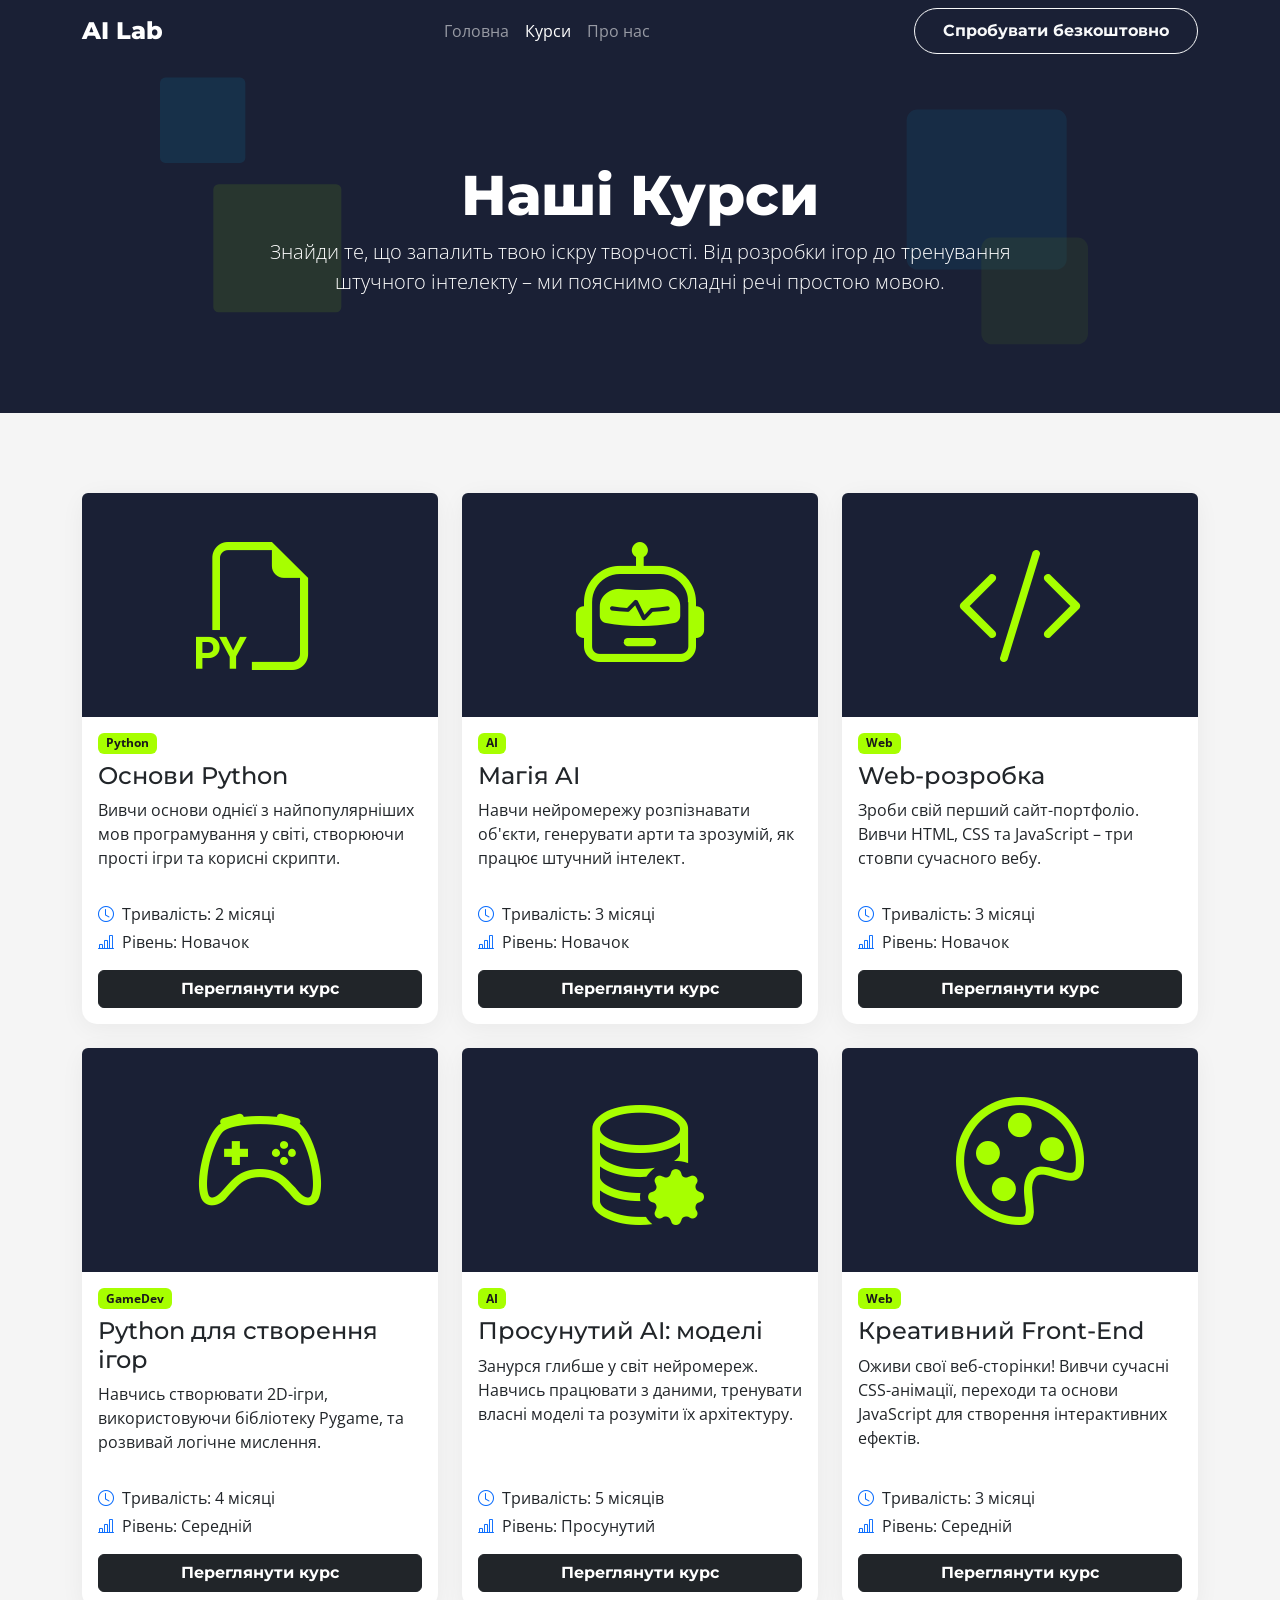
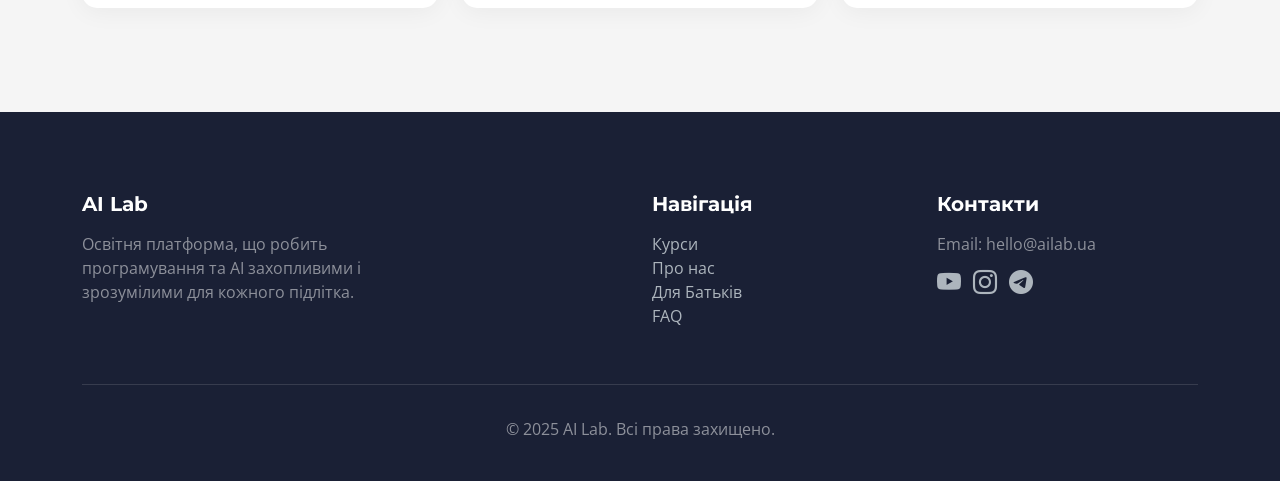
<file: courses.html>
<!DOCTYPE html>
<html lang="uk">
<head>
    <meta charset="UTF-8">
    <meta name="viewport" content="width=device-width, initial-scale=1.0">
    
    <!-- SEO Meta Tags -->
    <title>Всі курси програмування та AI для підлітків | AI Лаб</title>
    <meta name="description" content="Знайди свій ідеальний курс в AI Лаб: Python, штучний інтелект, веб-розробка та геймдев. Практичні проєкти та досвідчені ментори.">
    <meta name="keywords" content="онлайн курси програмування, курси AI для підлітків, Python для початківців, веб-розробка, курси для школярів">

    <!-- Bootstrap CSS -->
    <link href="https://cdn.jsdelivr.net/npm/bootstrap@5.3.3/dist/css/bootstrap.min.css" rel="stylesheet" xintegrity="sha384-QWTKZyjpPEjISv5WaRU9OFeRpok6YctnYmDr5pNlyT2bRjXh0JMhjY6hW+ALEwIH" crossorigin="anonymous">
    <link rel="stylesheet" href="https://cdn.jsdelivr.net/npm/bootstrap-icons@1.11.3/font/bootstrap-icons.min.css">

    <!-- Google Fonts -->
    <link rel="preconnect" href="https://fonts.googleapis.com">
    <link rel="preconnect" href="https://fonts.gstatic.com" crossorigin>
    <link href="https://fonts.googleapis.com/css2?family=Montserrat:wght@700;800&family=Open+Sans:wght@400;600&display=swap" rel="stylesheet">

    <style>
        /* Custom Styles (Identical to index.html for consistency) */
        :root {
            --dark-blue: #1a2035;
            --primary-blue: #00BFFF;
            --accent-lime: #A7FF00;
            --light-bg: #F5F5F5;
            --white: #FFFFFF;
            --dark-text: #1A1A1A;
            --light-text: #FFFFFF;
        }

        body {
            font-family: 'Open Sans', sans-serif;
            background-color: var(--light-bg);
            color: var(--dark-text);
        }

        h1, h2, h3, h4, h5, h6, .navbar-brand, .btn {
            font-family: 'Montserrat', sans-serif;
            font-weight: 700;
        }

        .bg-dark-blue {
            background-color: var(--dark-blue);
        }

        .text-lime {
            color: var(--accent-lime);
        }
        
        .btn-lime {
            background-color: var(--accent-lime);
            color: var(--dark-text);
            border-radius: 50px;
            padding: 12px 30px;
            font-weight: 700;
            transition: all 0.3s ease;
        }

        .btn-lime:hover {
            background-color: #c4ff4d;
            color: var(--dark-text);
        }
        
        .btn-outline-light {
             border-radius: 50px;
             padding: 10px 28px;
        }
        
        .navbar {
            background-color: var(--dark-blue);
        }
        
        .navbar-brand {
             font-weight: 800;
        }
        
        .page-header {
            padding: 100px 0;
            color: var(--light-text);
            position: relative;
            overflow: hidden;
        }
        
        .page-header h1 {
            font-size: 3.5rem;
            font-weight: 800;
        }

        .section-padding {
            padding: 80px 0;
        }

        .card {
            border: none;
            transition: all 0.3s ease;
            border-radius: 15px;
        }
        
        .course-catalog-card {
            background-color: var(--white);
            box-shadow: 0 4px 25px rgba(0,0,0,0.05);
        }
        
        .course-catalog-card:hover {
             transform: translateY(-5px);
             box-shadow: 0 8px 30px rgba(0,0,0,0.1);
        }
        
        .course-catalog-card .card-img-top {
            height: 200px;
            object-fit: cover;
            border-top-left-radius: 15px;
            border-top-right-radius: 15px;
        }
        
        .badge.bg-lime {
            background-color: var(--accent-lime);
            color: var(--dark-text);
        }
        
        footer {
            color: var(--light-text);
        }
        
        footer a {
            color: #adb5bd;
            text-decoration: none;
            transition: color 0.3s;
        }
        
        footer a:hover {
            color: var(--accent-lime);
        }
        
        .svg-bg-container {
            position: absolute;
            top: 0;
            left: 0;
            width: 100%;
            height: 100%;
            opacity: 0.2;
            z-index: 0;
        }
        
    </style>
</head>
<body>

    <!-- Header -->
    <nav class="navbar navbar-expand-lg navbar-dark sticky-top">
        <div class="container">
            <a class="navbar-brand fs-4" href="index.html">AI Lab</a>
            <button class="navbar-toggler" type="button" data-bs-toggle="collapse" data-bs-target="#navbarNav" aria-controls="navbarNav" aria-expanded="false" aria-label="Toggle navigation">
                <span class="navbar-toggler-icon"></span>
            </button>
            <div class="collapse navbar-collapse" id="navbarNav">
                <ul class="navbar-nav mx-auto">
                    <li class="nav-item"><a class="nav-link" href="index.html">Головна</a></li>
                    <li class="nav-item"><a class="nav-link active" href="courses.html">Курси</a></li>
                    <li class="nav-item"><a class="nav-link" href="about.html">Про нас</a></li>

                </ul>
                <a href="#" class="btn btn-outline-light d-none d-lg-inline-block">Спробувати безкоштовно</a>
            </div>
        </div>
    </nav>
    
    <!-- Page Header Section -->
    <section class="page-header bg-dark-blue">
        <div class="svg-bg-container">
            <!-- Inline SVG Graphic -->
            <svg width="100%" height="100%" viewBox="0 0 1200 400" preserveAspectRatio="xMidYMid slice">
              <rect x="150" y="50" width="80" height="80" fill="var(--primary-blue)" fill-opacity="0.5" rx="5"/>
              <rect x="200" y="150" width="120" height="120" fill="var(--accent-lime)" fill-opacity="0.5" rx="5"/>
              <rect x="850" y="80" width="150" height="150" fill="var(--primary-blue)" fill-opacity="0.4" rx="10"/>
              <rect x="920" y="200" width="100" height="100" fill="var(--accent-lime)" fill-opacity="0.3" rx="10"/>
            </svg>
        </div>
        <div class="container text-center position-relative">
            <h1 class="display-3">Наші Курси</h1>
            <p class="lead col-lg-8 mx-auto">Знайди те, що запалить твою іскру творчості. Від розробки ігор до тренування штучного інтелекту – ми пояснимо складні речі простою мовою.</p>
        </div>
    </section>

    <!-- Courses Catalog Section -->
    <section class="section-padding">
        <div class="container">
            <div class="row">
                <!-- Course Card 1 -->
                <div class="col-lg-4 col-md-6 mb-4">
                    <div class="card course-catalog-card h-100">
                         <div class="p-3 bg-dark-blue text-center text-lime rounded-top">
                            <i class="bi bi-filetype-py" style="font-size: 8rem;"></i>
                        </div>
                        <div class="card-body d-flex flex-column">
                            <span class="badge bg-lime align-self-start mb-2">Python</span>
                            <h3 class="h4 card-title">Основи Python</h3>
                            <p class="card-text">Вивчи основи однієї з найпопулярніших мов програмування у світі, створюючи прості ігри та корисні скрипти.</p>
                            <div class="mt-auto pt-3">
                                <p class="mb-1"><i class="bi bi-clock text-primary me-2"></i>Тривалість: 2 місяці</p>
                                <p class="mb-0"><i class="bi bi-bar-chart-line text-primary me-2"></i>Рівень: Новачок</p>
                                <a href="#" class="btn btn-dark w-100 mt-3">Переглянути курс</a>
                            </div>
                        </div>
                    </div>
                </div>
                 <!-- Course Card 2 -->
                <div class="col-lg-4 col-md-6 mb-4">
                    <div class="card course-catalog-card h-100">
                         <div class="p-3 bg-dark-blue text-center text-lime rounded-top">
                            <i class="bi bi-robot" style="font-size: 8rem;"></i>
                        </div>
                        <div class="card-body d-flex flex-column">
                            <span class="badge bg-lime align-self-start mb-2">AI</span>
                            <h3 class="h4 card-title">Магія AI</h3>
                            <p class="card-text">Навчи нейромережу розпізнавати об'єкти, генерувати арти та зрозумій, як працює штучний інтелект.</p>
                             <div class="mt-auto pt-3">
                                <p class="mb-1"><i class="bi bi-clock text-primary me-2"></i>Тривалість: 3 місяці</p>
                                <p class="mb-0"><i class="bi bi-bar-chart-line text-primary me-2"></i>Рівень: Новачок</p>
                                <a href="#" class="btn btn-dark w-100 mt-3">Переглянути курс</a>
                            </div>
                        </div>
                    </div>
                </div>
                <!-- Course Card 3 -->
                <div class="col-lg-4 col-md-6 mb-4">
                    <div class="card course-catalog-card h-100">
                        <div class="p-3 bg-dark-blue text-center text-lime rounded-top">
                            <i class="bi bi-code-slash" style="font-size: 8rem;"></i>
                        </div>
                        <div class="card-body d-flex flex-column">
                            <span class="badge bg-lime align-self-start mb-2">Web</span>
                            <h3 class="h4 card-title">Web-розробка</h3>
                            <p class="card-text">Зроби свій перший сайт-портфоліо. Вивчи HTML, CSS та JavaScript – три стовпи сучасного вебу.</p>
                             <div class="mt-auto pt-3">
                                <p class="mb-1"><i class="bi bi-clock text-primary me-2"></i>Тривалість: 3 місяці</p>
                                <p class="mb-0"><i class="bi bi-bar-chart-line text-primary me-2"></i>Рівень: Новачок</p>
                                <a href="#" class="btn btn-dark w-100 mt-3">Переглянути курс</a>
                            </div>
                        </div>
                    </div>
                </div>
                <!-- Course Card 4 -->
                 <div class="col-lg-4 col-md-6 mb-4">
                    <div class="card course-catalog-card h-100">
                         <div class="p-3 bg-dark-blue text-center text-lime rounded-top">
                            <i class="bi bi-controller" style="font-size: 8rem;"></i>
                        </div>
                        <div class="card-body d-flex flex-column">
                            <span class="badge bg-lime align-self-start mb-2">GameDev</span>
                            <h3 class="h4 card-title">Python для створення ігор</h3>
                            <p class="card-text">Навчись створювати 2D-ігри, використовуючи бібліотеку Pygame, та розвивай логічне мислення.</p>
                             <div class="mt-auto pt-3">
                                <p class="mb-1"><i class="bi bi-clock text-primary me-2"></i>Тривалість: 4 місяці</p>
                                <p class="mb-0"><i class="bi bi-bar-chart-line text-primary me-2"></i>Рівень: Середній</p>
                                <a href="#" class="btn btn-dark w-100 mt-3">Переглянути курс</a>
                            </div>
                        </div>
                    </div>
                </div>
                 <!-- Course Card 5 -->
                <div class="col-lg-4 col-md-6 mb-4">
                    <div class="card course-catalog-card h-100">
                        <div class="p-3 bg-dark-blue text-center text-lime rounded-top">
                             <i class="bi bi-database-gear" style="font-size: 8rem;"></i>
                        </div>
                        <div class="card-body d-flex flex-column">
                            <span class="badge bg-lime align-self-start mb-2">AI</span>
                            <h3 class="h4 card-title">Просунутий AI: моделі</h3>
                            <p class="card-text">Занурся глибше у світ нейромереж. Навчись працювати з даними, тренувати власні моделі та розуміти їх архітектуру.</p>
                             <div class="mt-auto pt-3">
                                <p class="mb-1"><i class="bi bi-clock text-primary me-2"></i>Тривалість: 5 місяців</p>
                                <p class="mb-0"><i class="bi bi-bar-chart-line text-primary me-2"></i>Рівень: Просунутий</p>
                                <a href="#" class="btn btn-dark w-100 mt-3">Переглянути курс</a>
                            </div>
                        </div>
                    </div>
                </div>
                <!-- Course Card 6 -->
                 <div class="col-lg-4 col-md-6 mb-4">
                    <div class="card course-catalog-card h-100">
                        <div class="p-3 bg-dark-blue text-center text-lime rounded-top">
                            <i class="bi bi-palette" style="font-size: 8rem;"></i>
                        </div>
                        <div class="card-body d-flex flex-column">
                            <span class="badge bg-lime align-self-start mb-2">Web</span>
                            <h3 class="h4 card-title">Креативний Front-End</h3>
                            <p class="card-text">Оживи свої веб-сторінки! Вивчи сучасні CSS-анімації, переходи та основи JavaScript для створення інтерактивних ефектів.</p>
                             <div class="mt-auto pt-3">
                                <p class="mb-1"><i class="bi bi-clock text-primary me-2"></i>Тривалість: 3 місяці</p>
                                <p class="mb-0"><i class="bi bi-bar-chart-line text-primary me-2"></i>Рівень: Середній</p>
                                <a href="#" class="btn btn-dark w-100 mt-3">Переглянути курс</a>
                            </div>
                        </div>
                    </div>
                </div>
            </div>
        </div>
    </section>

    <!-- Footer -->
    <footer class="bg-dark-blue section-padding pb-4">
        <div class="container">
            <div class="row">
                <div class="col-lg-4 col-md-6 mb-4">
                    <h5 class="mb-3">AI Lab</h5>
                    <p class="text-white-50">Освітня платформа, що робить програмування та AI захопливими і зрозумілими для кожного підлітка.</p>
                </div>
                 <div class="col-lg-2 col-md-6 mb-4"></div>
                <div class="col-lg-3 col-md-6 mb-4">
                    <h5 class="mb-3">Навігація</h5>
                    <ul class="list-unstyled">
                        <li><a href="courses.html">Курси</a></li>
                        <li><a href="about.html">Про нас</a></li>
                        <li><a href="#">Для Батьків</a></li>
                        <li><a href="#">FAQ</a></li>
                    </ul>
                </div>
                <div class="col-lg-3 col-md-6 mb-4">
                    <h5 class="mb-3">Контакти</h5>
                    <p class="text-white-50 mb-2">Email: hello@ailab.ua</p>
                    <div>
                        <a href="#" class="fs-4 me-2"><i class="bi bi-youtube"></i></a>
                        <a href="#" class="fs-4 me-2"><i class="bi bi-instagram"></i></a>
                        <a href="#" class="fs-4 me-2"><i class="bi bi-telegram"></i></a>
                    </div>
                </div>
            </div>
            <hr class="text-white-50">
            <div class="text-center text-white-50 pt-3">
                <p>&copy; 2025 AI Lab. Всі права захищено.</p>
            </div>
        </div>
    </footer>

    <!-- Bootstrap JS -->
    <script src="https://cdn.jsdelivr.net/npm/bootstrap@5.3.3/dist/js/bootstrap.bundle.min.js" xintegrity="sha384-YvpcrYf0tY3lHB60NNkmXc5s9fDVZLESaAA55NDzOxhy9GkcIdslK1eN7N6jIeHz" crossorigin="anonymous"></script>
</body>
</html>
</file>
